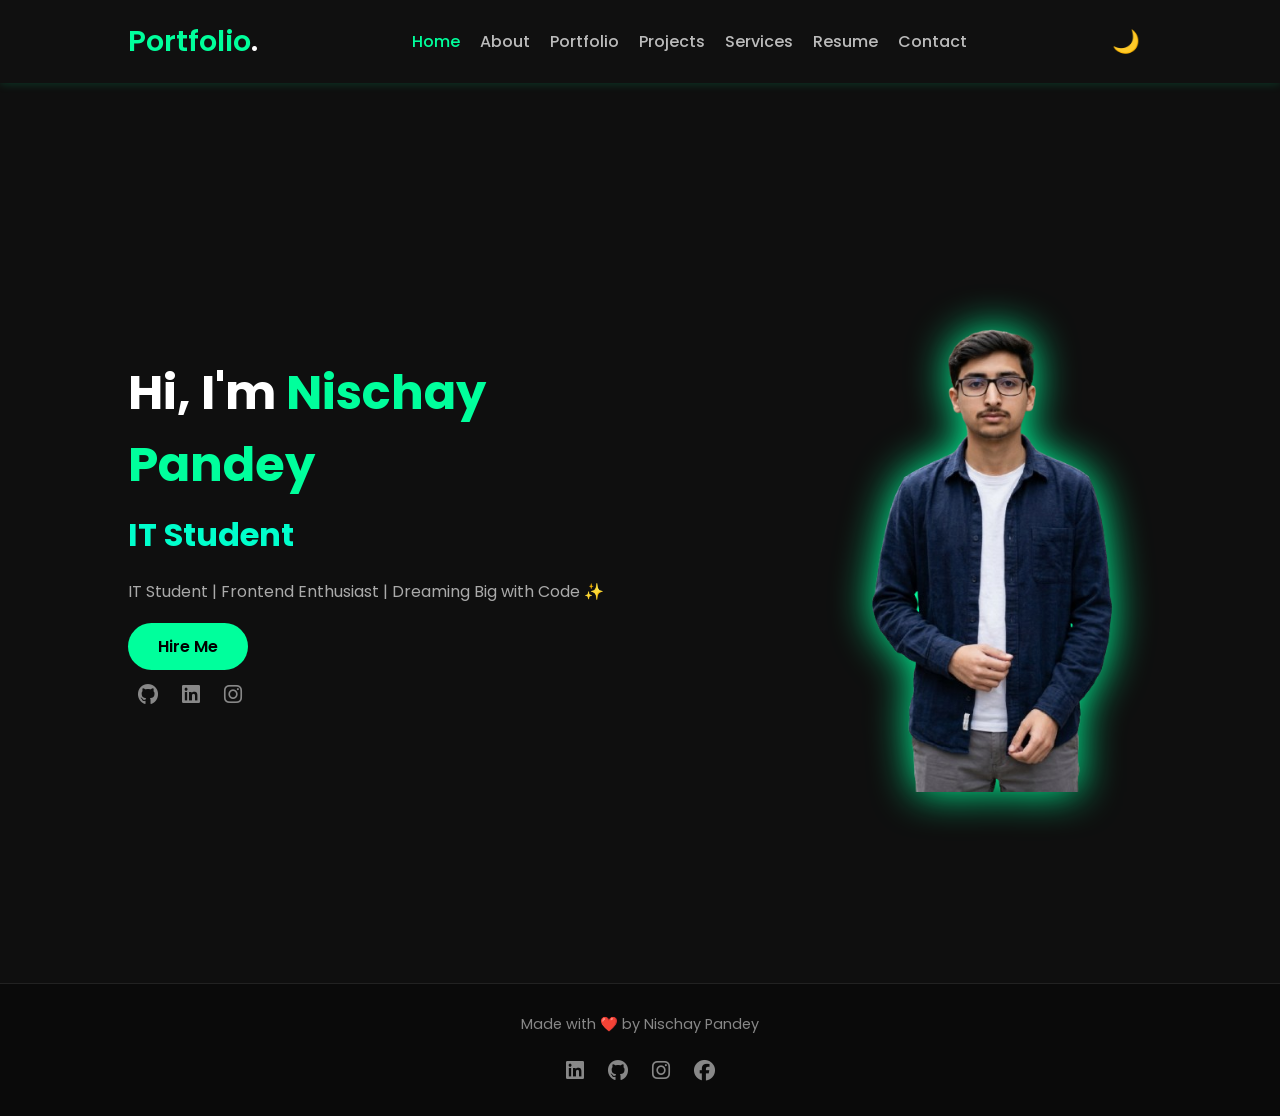
<file: index.html>
<!DOCTYPE html>
<html lang="en">
<head>
  <meta charset="UTF-8" />
  <meta name="viewport" content="width=device-width, initial-scale=1.0" />
  <title>Nischay | Portfolio</title>
  <link rel="stylesheet" href="style.css" />
  <link href="https://fonts.googleapis.com/css2?family=Poppins:wght@300;600&display=swap" rel="stylesheet" />
  <link rel="icon" href="images/profile.png" />
  <link rel="stylesheet" href="https://cdnjs.cloudflare.com/ajax/libs/font-awesome/6.5.0/css/all.min.css">

</head>
<body>

 <header class="navbar">
  <div class="logo">Portfolio<span>.</span></div>
  <div class="menu-toggle" id="menu-toggle">&#9776;</div> 
  <nav class="nav-links" id="nav-links">
    <a href="index.html" class="active">Home</a>
    <a href="about.html">About</a>
    <a href="portfolio.html">Portfolio</a>
    <a href="projects.html">Projects</a>
    <a href="services.html">Services</a>
    <a href="resume.html">Resume</a>
    <a href="contact.html">Contact</a>
  </nav>
 <button id="themeToggle" aria-label="Toggle Theme" class="theme-toggle-btn">🌙</button>
</header>

<section class="hero fade-up">
  <div class="hero-text">
    <h1>Hi, I'm <span>Nischay Pandey</span></h1>
    <h2><span class="typewriter"></span></h2>
    <p>IT Student | Frontend Enthusiast | Dreaming Big with Code ✨</p>
      <a href="contact.html" class="btn">Hire Me</a>
      <div class="social-icons">
        <a href="https://github.com/nischay1100" target="_blank"><i class="fab fa-github"></i></a>
        <a href="https://www.linkedin.com/in/nischay-pandey-126670368" target="_blank"><i class="fab fa-linkedin"></i></a>
        <a href="https://www.instagram.com/nischay1113" target="_blank"><i class="fab fa-instagram"></i></a>
      </div>
    </div>
    <div class="hero-img">
      <img src="images/profile.png" alt="Nischay Profile" />
    </div>
  </section>


  <footer class="footer">
  <div class="footer-content">
    <p>Made with ❤️ by Nischay Pandey</p>
    <div class="social-icons">
      <a href="https://www.linkedin.com/in/nischay-pandey-126670368" target="_blank" title="LinkedIn"><i class="fab fa-linkedin"></i></a>
      <a href="https://github.com/nischay1100" target="_blank" rel="noopener noreferrer" title="GitHub"><i class="fab fa-github"></i></a>
      <a href="https://www.instagram.com/nischay1113" target="_blank" title="Instagram"><i class="fab fa-instagram"></i></a>
      <a href="https://facebook.com/YOURUSERNAME" target="_blank" title="Facebook"><i class="fab fa-facebook"></i></a>
    </div>
  </div>
</footer>
<script>
// ========== Typewriter Effect ==========
const typedText = document.querySelector(".typewriter");
const phrases = [
  "IT Student",
  "Frontend Learner",
  "Creative Coder 💻",
  "Future Developer 🚀",
  "indian"
];
let phraseIndex = 0;
let letterIndex = 0;
let currentPhrase = "";
let isDeleting = false;

function type() {
  currentPhrase = phrases[phraseIndex];
  let displayText = currentPhrase.substring(0, letterIndex);
  typedText.textContent = displayText;

  if (!isDeleting && letterIndex < currentPhrase.length) {
    letterIndex++;
    setTimeout(type, 100);
  } else if (isDeleting && letterIndex > 0) {
    letterIndex--;
    setTimeout(type, 50);
  } else {
    isDeleting = !isDeleting;
    if (!isDeleting) phraseIndex = (phraseIndex + 1) % phrases.length;
    setTimeout(type, 1000);
  }
}

// ========== Menu Toggle ==========
const menuToggle = document.getElementById('menu-toggle');
const navLinks = document.getElementById('nav-links');

menuToggle.addEventListener('click', () => {
  navLinks.classList.toggle('active');
  document.body.classList.toggle('no-scroll');
});

// Fade In on Load 
document.addEventListener("DOMContentLoaded", () => {
  document.body.style.opacity = 1;
  type(); // Start typewriter
  document.querySelectorAll(".fade-up").forEach(el => {
    setTimeout(() => {
      el.classList.add("visible");
    }, 200);
  });
});

//Fade Out on Navigation 
document.querySelectorAll("a[href]").forEach(link => {
  const href = link.getAttribute("href");
  if (href.startsWith("#") || link.target === "_blank") return;

  link.addEventListener("click", function (e) {
    e.preventDefault();
    document.body.style.opacity = 0;
    setTimeout(() => {
      window.location.href = href;
    }, 300);
  });
});

// Reveal on Scroll 
function revealOnScroll() {
  const elements = document.querySelectorAll(".fade-up");
  const windowHeight = window.innerHeight;

  elements.forEach(el => {
    const elementTop = el.getBoundingClientRect().top;
    if (elementTop < windowHeight - 50) {
      el.classList.add("visible");
    }
  });
}
window.addEventListener("scroll", revealOnScroll);
window.addEventListener("load", revealOnScroll);


const toggleBtn = document.getElementById("themeToggle");

window.addEventListener("load", () => {
  const savedTheme = localStorage.getItem("theme");
  if (savedTheme === "light") {
    document.body.classList.add("light-theme");
    toggleBtn.textContent = "☀️"; 
  } else {
    toggleBtn.textContent = "🌙"; 
  }
});


toggleBtn.addEventListener("click", () => {
  document.body.classList.toggle("light-theme");
  if (document.body.classList.contains("light-theme")) {
    localStorage.setItem("theme", "light");
    toggleBtn.textContent = "☀️";  
  } else {
    localStorage.setItem("theme", "dark");
    toggleBtn.textContent = "🌙";  
  }
});
</script>

</body>
</html>
</file>
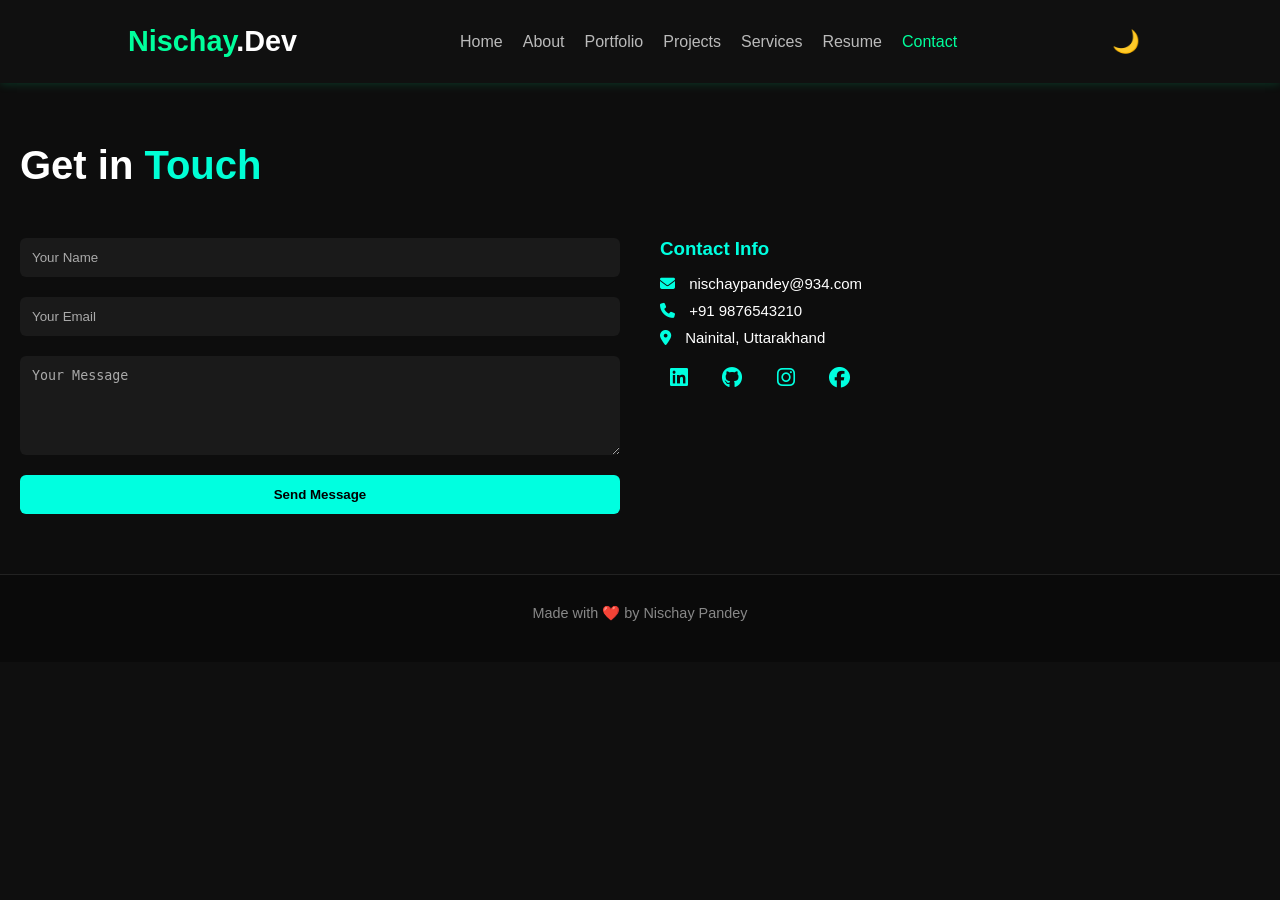
<file: contact.html>
<!DOCTYPE html>
<html lang="en">
<head>
  <meta charset="UTF-8" />
  <meta name="viewport" content="width=device-width, initial-scale=1.0"/>
  <title>Contact | Nischay Pandey</title>
  <link rel="stylesheet" href="style.css" />
  <link rel="stylesheet" href="https://cdnjs.cloudflare.com/ajax/libs/font-awesome/6.5.0/css/all.min.css" />
</head>
<body>

  <!-- Navbar -->
 
 <header class="navbar">
  <div class="logo">Nischay<span>.Dev</span></div>
  <div class="menu-toggle" id="menu-toggle">&#9776;</div> 
  <nav class="nav-links" id="nav-links">
    <a href="index.html">Home</a>
    <a href="about.html">About</a>
    <a href="portfolio.html">Portfolio</a>
    <a href="projects.html">Projects</a>
    <a href="services.html">Services</a>
    <a href="resume.html">Resume</a>
    <a href="contact.html" class="active">Contact</a>
  </nav>
<button id="themeToggle" aria-label="Toggle Theme" class="theme-toggle-btn">🌙</button>
</header>

  <!-- Contact Section -->
  <section class="contact-section reveal">
    <h2 class="section-title">Get in <span>Touch</span></h2>
    <div class="contact-container">
     <form class="contact-form" action="https://formspree.io/f/manqbqvn" method="POST" id="contactForm">
  <input type="text" name="name" placeholder="Your Name" required />
  <input type="email" name="email" placeholder="Your Email" required />
  <textarea name="message" rows="5" placeholder="Your Message" required></textarea>
  <button type="submit">Send Message</button>
  <p id="formMessage" style="display:none; color: green; margin-top: 10px;">Your response has been submitted!</p>
</form>
      <div class="contact-info">
        <h3>Contact Info</h3>
        <p><i class="fas fa-envelope"></i> nischaypandey@934.com</p>
        <p><i class="fas fa-phone"></i> +91 9876543210</p>
        <p><i class="fas fa-map-marker-alt"></i> Nainital, Uttarakhand</p>
        <div class="social-icons">
          <a href="https://www.linkedin.com/in/nischay-pandey-126670368"><i class="fab fa-linkedin"></i></a>
          <a href="https://github.com/nischay1100"><i class="fab fa-github"></i></a>
          <a href="https://www.instagram.com/nischay1113"><i class="fab fa-instagram"></i></a>
          <a href="#"><i class="fab fa-facebook"></i></a>
        </div>
      </div>
    </div>
  </section>

  <!-- Footer -->
  <footer class="footer">
    <div class="footer-content">
      <p>Made with ❤️ by Nischay Pandey</p>
    </div>
  </footer>

<script>
// Contact Form Submission 
const form = document.getElementById("contactForm");
const message = document.getElementById("formMessage");

form.addEventListener("submit", function (e) {
  e.preventDefault();
  const formData = new FormData(form);

  fetch(form.action, {
    method: "POST",
    body: formData,
    headers: {
      Accept: "application/json"
    }
  })
  .then(response => {
    if (response.ok) {
      message.style.display = "block";
      form.reset();
    } else {
      alert("Oops! Something went wrong.");
    }
  })
  .catch(() => {
    alert("There was a problem submitting your form.");
  });
});

// Reveal Animation on Load 
document.addEventListener("DOMContentLoaded", () => {
  const reveals = document.querySelectorAll(".reveal");
  reveals.forEach((el, i) => {
    el.style.opacity = 0;
    el.style.transform = "translateY(30px)";
    setTimeout(() => {
      el.style.transition = "0.7s ease";
      el.style.opacity = 1;
      el.style.transform = "translateY(0)";
    }, i * 200);
  });

 
  document.body.style.opacity = 1;
});


document.querySelectorAll("a[href]").forEach(link => {
  const href = link.getAttribute("href");
  if (href.startsWith("#") || link.target === "_blank") return;

  link.addEventListener("click", function (e) {
    e.preventDefault();
    document.body.style.opacity = 0;

    setTimeout(() => {
      window.location.href = href;
    }, 300);
  });
});

//Mobile Menu Toggle 
const menuToggle = document.getElementById("menu-toggle");
const navLinks = document.getElementById("nav-links");

menuToggle.addEventListener("click", () => {
  navLinks.classList.toggle("active");
  document.body.classList.toggle("no-scroll");
});


const toggleBtn = document.getElementById("themeToggle");

// Load saved theme
window.addEventListener("load", () => {
  const savedTheme = localStorage.getItem("theme");
  if (savedTheme === "light") {
    document.body.classList.add("light-theme");
    toggleBtn.textContent = "☀️"; 
  } else {
    toggleBtn.textContent = "🌙"; 
  }
});

// Toggle theme
toggleBtn.addEventListener("click", () => {
  document.body.classList.toggle("light-theme");

  if (document.body.classList.contains("light-theme")) {
    localStorage.setItem("theme", "light");
    toggleBtn.textContent = "☀️"; 
  } else {
    localStorage.setItem("theme", "dark");
    toggleBtn.textContent = "🌙";  
  }
});
</script>


</body>
</html>
</file>
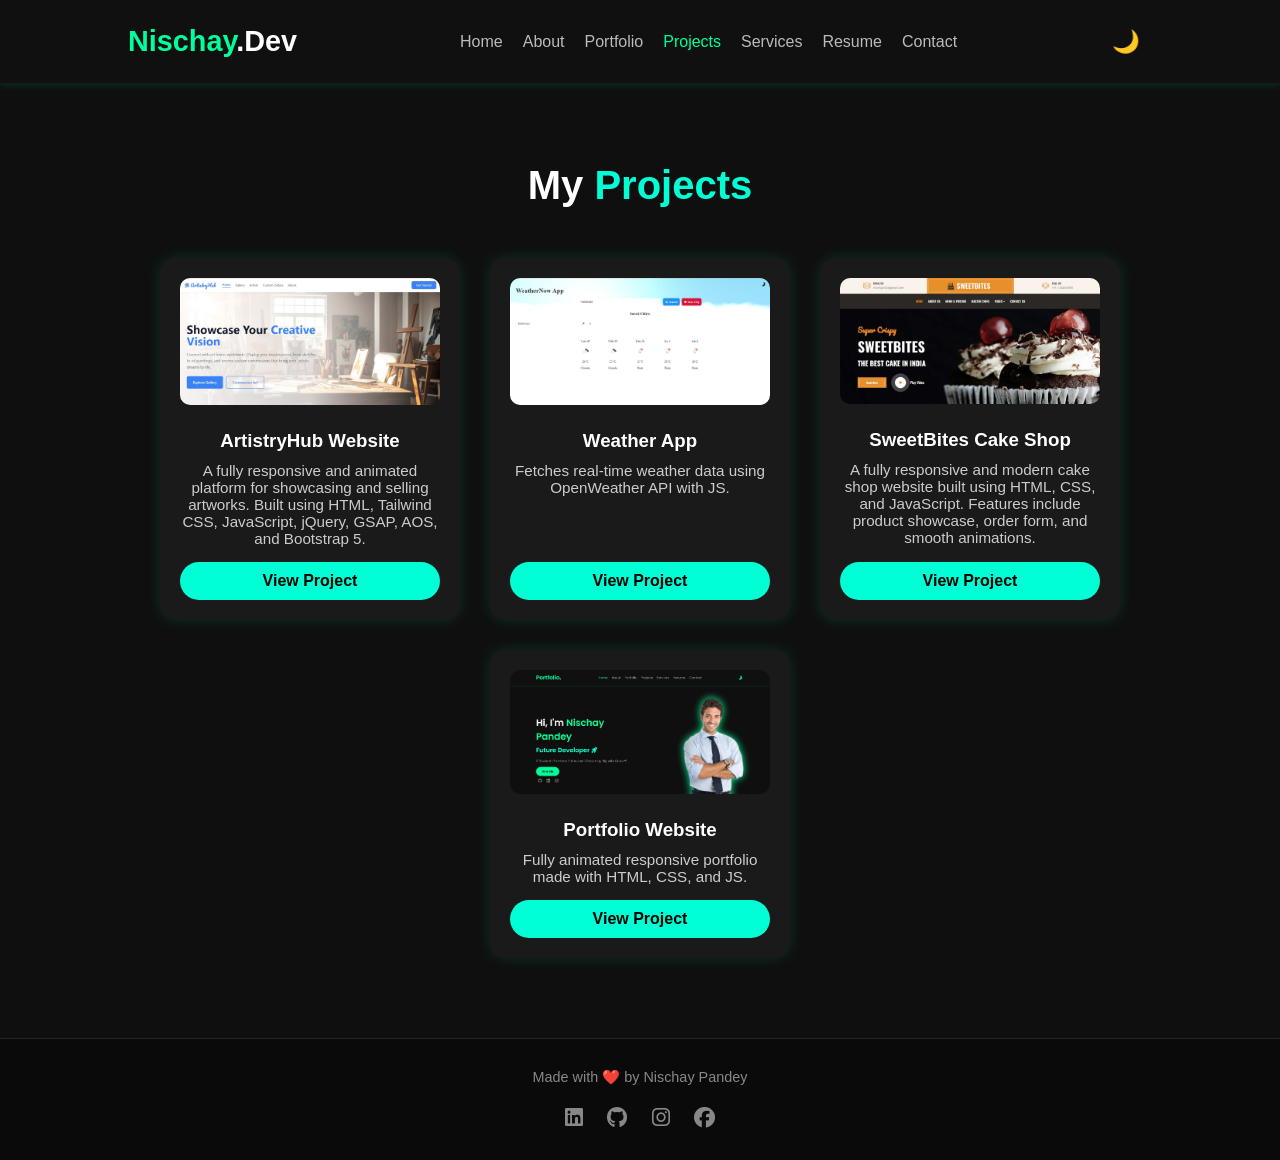
<file: projects.html>
<!DOCTYPE html>
<html lang="en">
<head>
  <meta charset="UTF-8" />
  <meta name="viewport" content="width=device-width, initial-scale=1.0"/>
  <title>Projects | Nischay Pandey</title>
  <link rel="stylesheet" href="style.css" />
  <link rel="stylesheet" href="https://cdnjs.cloudflare.com/ajax/libs/font-awesome/6.5.0/css/all.min.css">
</head>
<body>

  <!--Navbar -->
 
 <header class="navbar">
  <div class="logo">Nischay<span>.Dev</span></div>
  <div class="menu-toggle" id="menu-toggle">&#9776;</div> 
  <nav class="nav-links" id="nav-links">
    <a href="index.html">Home</a>
    <a href="about.html">About</a>
    <a href="portfolio.html">Portfolio</a>
    <a href="projects.html" class="active">Projects</a>
    <a href="services.html">Services</a>
    <a href="resume.html">Resume</a>
    <a href="contact.html">Contact</a>
  </nav>
<button id="themeToggle" aria-label="Toggle Theme" class="theme-toggle-btn">🌙</button>
</header>

  <!--Projects Section -->
<section class="projects fade-up">
  <h2 class="section-title">My <span>Projects</span></h2>
  <div class="projects-container">
    <!-- Project Cards -->
    <div class="project-card">
  <img src="images/artistryhub-preview.jpg" alt="ArtistryHub Website">
  <h3>ArtistryHub Website</h3>
  <p>A fully responsive and animated platform for showcasing and selling artworks. Built using HTML, Tailwind CSS, JavaScript, jQuery, GSAP, AOS, and Bootstrap 5.</p>
  <a href="https://nischay1100.github.io/ArtistryHub/" target="_blank" class="btn">View Project</a>
</div>


    <div class="project-card">
      <img src="images/weather.JPG" alt="Weather API Website">
      <h3>Weather App</h3>
      <p>Fetches real-time weather data using OpenWeather API with JS.</p>
      <a href="https://nischay1100.github.io/weather-app-javascript/" target="_blank" class="btn">View Project</a>
    </div>

    <div class="project-card">
      <img src="images/sweetbites.JPG" alt="SweetBites Cake Shop Website">
      <h3>SweetBites Cake Shop</h3>
      <p>A fully responsive and modern cake shop website built using HTML, CSS, and JavaScript. Features include product showcase, order form, and smooth animations.</p>
      <a href="#" target="_blank" class="btn">View Project</a>
    </div>


    <div class="project-card">
      <img src="images/portfolio.JPG" alt="Portfolio">
      <h3>Portfolio Website</h3>
      <p>Fully animated responsive portfolio made with HTML, CSS, and JS.</p>
      <a href="index.html" target="_blank" class="btn">View Project</a>
    </div>

    <!-- Add more cards below in future-->
  </div>
</section>


  <!--Footer -->
  <footer class="footer">
  <div class="footer-content">
    <p>Made with ❤️ by Nischay Pandey</p>
    <div class="social-icons">
      <a href="https://www.linkedin.com/in/nischay-pandey-126670368" target="_blank" title="LinkedIn"><i class="fab fa-linkedin"></i></a>
      <a href="https://github.com/nischay1100" target="_blank" rel="noopener noreferrer" title="GitHub"><i class="fab fa-github"></i></a>
      <a href="https://www.instagram.com/nischay1113" target="_blank" title="Instagram"><i class="fab fa-instagram"></i></a>
      <a href="https://facebook.com/YOURUSERNAME" target="_blank" title="Facebook"><i class="fab fa-facebook"></i></a>
    </div>
  </div>
</footer>
<script>
document.addEventListener("DOMContentLoaded", () => {
  document.body.style.opacity = 1;

  document.querySelectorAll(".fade-up").forEach(el => {
    setTimeout(() => {
      el.classList.add("visible");
    }, 200);
  });

  const menuToggle = document.getElementById('menu-toggle');
  const navLinks = document.getElementById('nav-links');
  menuToggle.addEventListener('click', () => {
    navLinks.classList.toggle('active');
    document.body.classList.toggle('no-scroll');
  });

  document.querySelectorAll("a[href]").forEach(link => {
    const href = link.getAttribute("href");
    if (href.startsWith("#") || link.target === "_blank") return;

    link.addEventListener("click", function (e) {
      e.preventDefault();
      document.body.style.opacity = 0;
      setTimeout(() => {
        window.location.href = href;
      }, 300);
    });
  });

  const toggleBtn = document.getElementById("themeToggle");
  const savedTheme = localStorage.getItem("theme");
  if (savedTheme === "light") {
    document.body.classList.add("light-theme");
    toggleBtn.textContent = "☀️";
  } else {
    toggleBtn.textContent = "🌙";
  }

  toggleBtn.addEventListener("click", () => {
    document.body.classList.toggle("light-theme");
    if (document.body.classList.contains("light-theme")) {
      localStorage.setItem("theme", "light");
      toggleBtn.textContent = "☀️";
    } else {
      localStorage.setItem("theme", "dark");
      toggleBtn.textContent = "🌙";
    }
  });
});

function revealOnScroll() {
  const elements = document.querySelectorAll(".fade-up");
  const windowHeight = window.innerHeight;

  elements.forEach(el => {
    const elementTop = el.getBoundingClientRect().top;
    if (elementTop < windowHeight - 50) {
      el.classList.add("visible");
    }
  });
}

window.addEventListener("scroll", revealOnScroll);
window.addEventListener("load", revealOnScroll);
</script>

</body>
</html>
</file>
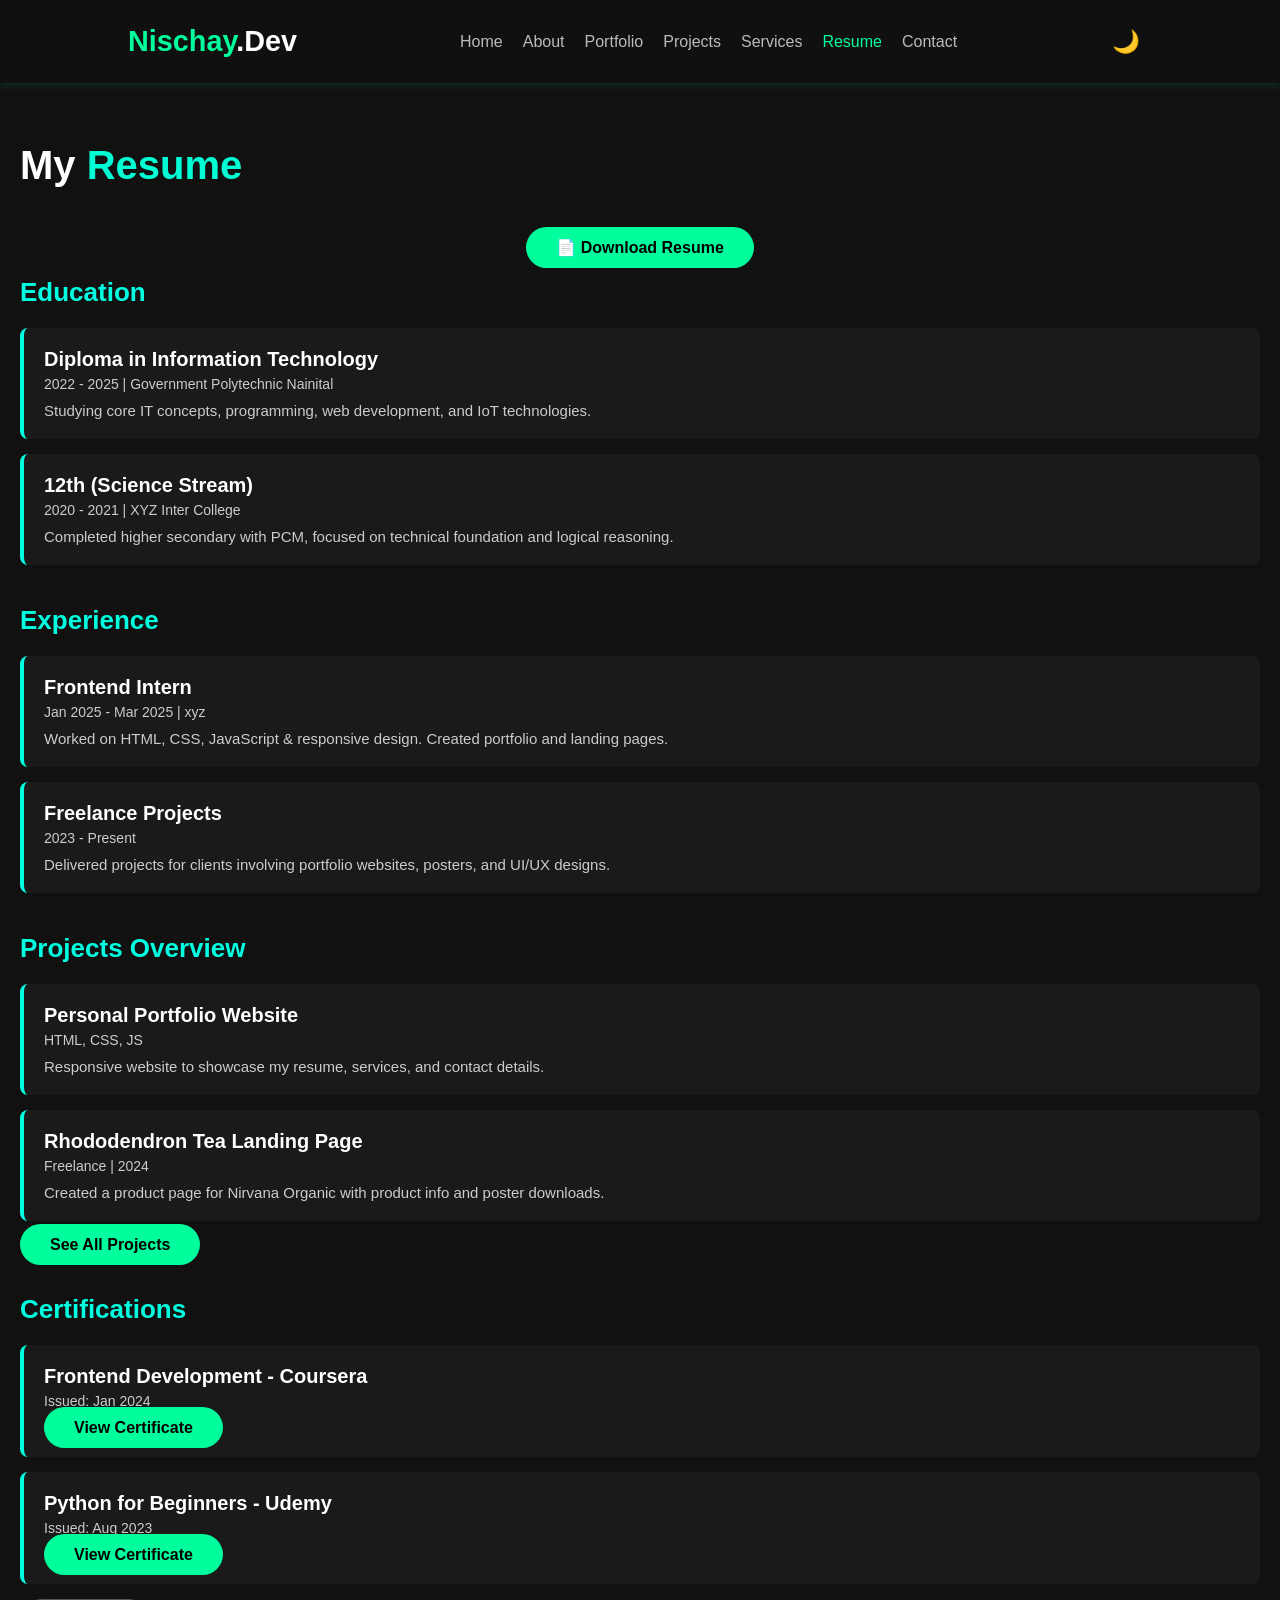
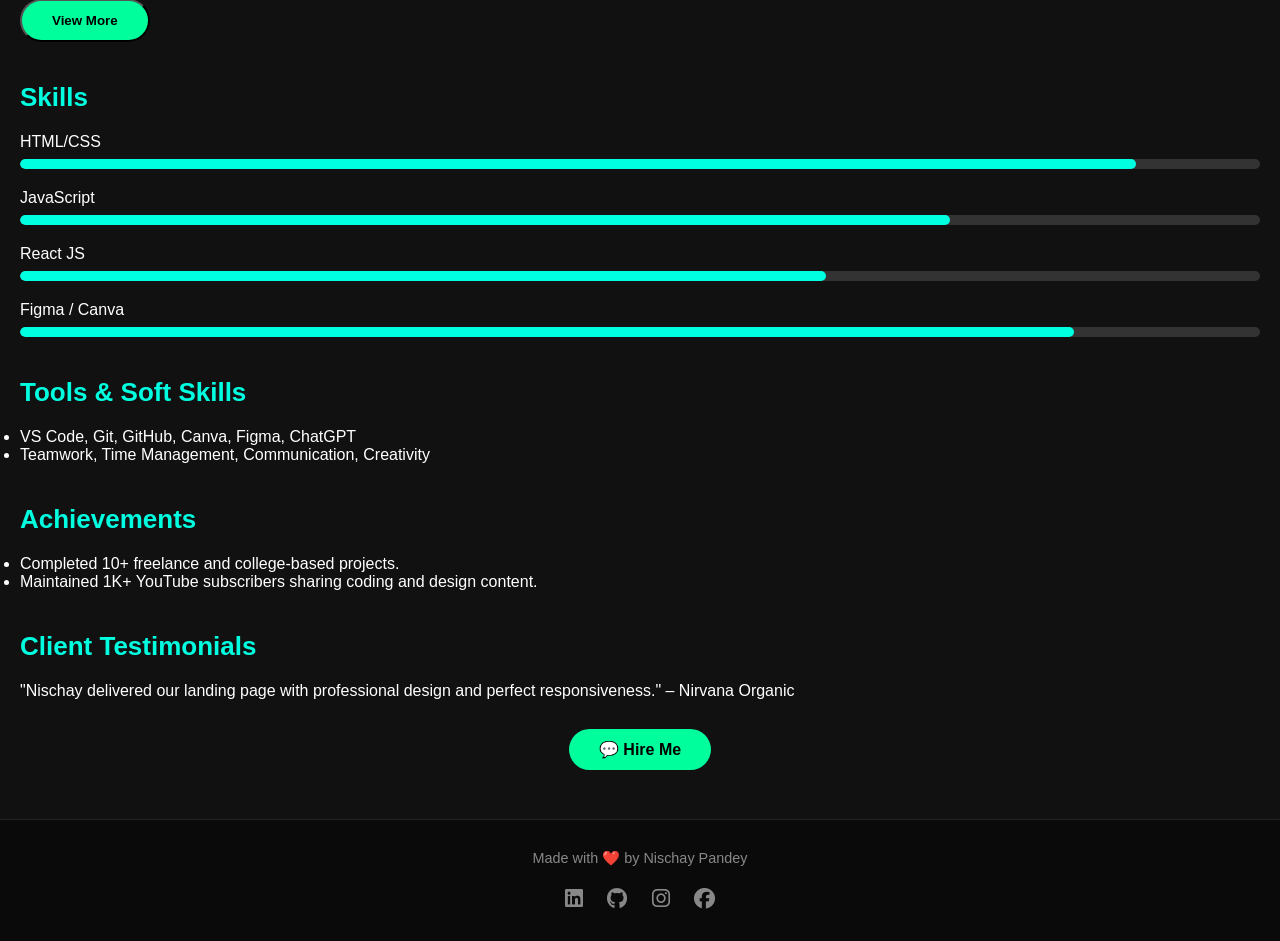
<file: resume.html>
<!DOCTYPE html>
<html lang="en">
<head>
  <meta charset="UTF-8" />
  <meta name="viewport" content="width=device-width, initial-scale=1.0"/>
  <title>Resume | Nischay Pandey</title>
  <link rel="stylesheet" href="style.css" />
  <link rel="stylesheet" href="https://cdnjs.cloudflare.com/ajax/libs/font-awesome/6.5.0/css/all.min.css" />
  <style>
    .certificate-popup {
      display: none;
      position: absolute;
      background: #fff;
      padding: 20px;
      border: 2px solid #ccc;
      box-shadow: 0 0 10px rgba(0,0,0,0.2);
      z-index: 1000;
      max-width: 90%;
      max-height: 80vh;
      overflow-y: auto;
    }
    .certificate-popup .close-btn {
      display: block;
      text-align: right;
      cursor: pointer;
      font-size: 20px;
      margin-bottom: 10px;
    }
    #hideCertsBtn {
      display: none;
      margin-top: 10px;
    }
  </style>
</head>
<body>
 
 <header class="navbar">
  <div class="logo">Nischay<span>.Dev</span></div>
  <div class="menu-toggle" id="menu-toggle">&#9776;</div> 
  <nav class="nav-links" id="nav-links">
    <a href="index.html">Home</a>
    <a href="about.html">About</a>
    <a href="portfolio.html">Portfolio</a>
    <a href="projects.html">Projects</a>
    <a href="services.html">Services</a>
    <a href="resume.html" class="active">Resume</a>
    <a href="contact.html">Contact</a>
  </nav>
<button id="themeToggle" aria-label="Toggle Theme" class="theme-toggle-btn">🌙</button>

</header>

  <section class="resume reveal">
    <h2 class="section-title">My <span>Resume</span></h2>
    <div class="download-resume" style="text-align:center; margin-bottom: 20px;">
      <a href="assets/Nischay_Pandey_Resume.pdf" class="btn" download>📄 Download Resume</a>
    </div>
    <div class="resume-box">
       <!-- Education -->
    <div class="resume-box">
      <h3>Education</h3>
      <div class="resume-item">
        <h4>Diploma in Information Technology</h4>
        <span>2022 - 2025 | Government Polytechnic Nainital</span>
        <p>Studying core IT concepts, programming, web development, and IoT technologies.</p>
      </div>
      <div class="resume-item">
        <h4>12th (Science Stream)</h4>
        <span>2020 - 2021 | XYZ Inter College</span>
        <p>Completed higher secondary with PCM, focused on technical foundation and logical reasoning.</p>
      </div>
    </div>

    <!-- Experience -->
    <div class="resume-box">
      <h3>Experience</h3>
      <div class="resume-item">
        <h4>Frontend Intern</h4>
        <span>Jan 2025 - Mar 2025 | xyz</span>
        <p>Worked on HTML, CSS, JavaScript & responsive design. Created portfolio and landing pages.</p>
      </div>
      <div class="resume-item">
        <h4>Freelance Projects</h4>
        <span>2023 - Present</span>
        <p>Delivered projects for clients involving portfolio websites, posters, and UI/UX designs.</p>
      </div>
    </div>

    <!-- Projects Overview -->
    <div class="resume-box">
      <h3>Projects Overview</h3>
      <div class="resume-item">
        <h4>Personal Portfolio Website</h4>
        <span>HTML, CSS, JS</span>
        <p>Responsive website to showcase my resume, services, and contact details.</p>
      </div>
      <div class="resume-item">
        <h4>Rhododendron Tea Landing Page</h4>
        <span>Freelance | 2024</span>
        <p>Created a product page for Nirvana Organic with product info and poster downloads.</p>
      </div>
      <a href="projects.html" class="btn">See All Projects</a>
    </div>

    <!-- Certifications -->
      <h3>Certifications</h3>
      <div id="certifications">
        <div class="resume-item">
          <h4>Frontend Development - Coursera</h4>
          <span>Issued: Jan 2024</span>
          <a href="#" class="btn show-cert" data-title="Frontend Development - Coursera" data-link="certificates/frontend-coursera.pdf">View Certificate</a>
        </div>
        <div class="resume-item">
          <h4>Python for Beginners - Udemy</h4>
          <span>Issued: Aug 2023</span>
          <a href="#" class="btn show-cert" data-title="Python for Beginners - Udemy" data-link="certificates/python-udemy.pdf">View Certificate</a>
        </div>
      </div>
      <button id="viewMoreBtn" class="btn">View More</button>
      <button id="hideCertsBtn" class="btn">Hide Certificates</button>
    </div>

    <div id="certificatePopup" class="certificate-popup">
      <span class="close-btn" onclick="this.parentElement.style.display='none'">&times;</span>
      <h4 id="certTitle"></h4>
      <iframe id="certFrame" src="" width="100%" height="400px"></iframe>
      <a id="certDownload" class="btn" href="#" download>Download Certificate</a>
    </div>

     <!-- Skills -->
    <div class="resume-box">
      <h3>Skills</h3>
      <div class="skill-bar"><span>HTML/CSS</span><div class="progress"><div style="width: 90%;"></div></div></div>
      <div class="skill-bar"><span>JavaScript</span><div class="progress"><div style="width: 75%;"></div></div></div>
      <div class="skill-bar"><span>React JS</span><div class="progress"><div style="width: 65%;"></div></div></div>
      <div class="skill-bar"><span>Figma / Canva</span><div class="progress"><div style="width: 85%;"></div></div></div>
    </div>

    <!-- Tools & Soft Skills -->
    <div class="resume-box">
      <h3>Tools & Soft Skills</h3>
      <ul>
        <li>VS Code, Git, GitHub, Canva, Figma, ChatGPT</li>
        <li>Teamwork, Time Management, Communication, Creativity</li>
      </ul>
    </div>

    <!-- Achievements -->
    <div class="resume-box">
      <h3>Achievements</h3>
      <ul>
        <li>Completed 10+ freelance and college-based projects.</li>
        <li>Maintained 1K+ YouTube subscribers sharing coding and design content.</li>
      </ul>
    </div>

    <!-- Testimonials -->
    <div class="resume-box">
      <h3>Client Testimonials</h3>
      <p>"Nischay delivered our landing page with professional design and perfect responsiveness." – Nirvana Organic</p>
    </div>

    <!-- CTA -->
    <div class="download-resume" style="text-align:center; margin-top: 20px;">
      <a href="contact.html" class="btn">💬 Hire Me</a>
    </div>
  </section>

  <!-- Footer -->
  <footer class="footer">
  <div class="footer-content">
    <p>Made with ❤️ by Nischay Pandey</p>
    <div class="social-icons">
      <a href="https://www.linkedin.com/in/nischay-pandey-126670368" target="_blank" title="LinkedIn"><i class="fab fa-linkedin"></i></a>
      <a href="https://github.com/nischay1100" target="_blank" rel="noopener noreferrer" title="GitHub"><i class="fab fa-github"></i></a>
      <a href="https://www.instagram.com/nischay1113" target="_blank" title="Instagram"><i class="fab fa-instagram"></i></a>
      <a href="https://facebook.com/YOURUSERNAME" target="_blank" title="Facebook"><i class="fab fa-facebook"></i></a>
    </div>
  </div>
</footer>

<script>
  document.addEventListener("DOMContentLoaded", () => {
    // for Fade Page In
    document.body.style.opacity = 1;

    // Animate .reveal elements
    document.querySelectorAll(".reveal").forEach((el, i) => {
      el.style.opacity = 0;
      el.style.transform = "translateY(30px)";
      setTimeout(() => {
        el.style.transition = "0.7s ease";
        el.style.opacity = 1;
        el.style.transform = "translateY(0)";
      }, i * 200);
    });

    // Certificate popup
    const certContainer = document.getElementById("certifications");
    const popup = document.getElementById("certificatePopup");
    const certTitle = document.getElementById("certTitle");
    const certFrame = document.getElementById("certFrame");
    const certDownload = document.getElementById("certDownload");

    function bindCertEvents() {
      document.querySelectorAll(".show-cert").forEach(btn => {
        btn.onclick = e => {
          e.preventDefault();
          if (!popup || !certTitle || !certFrame || !certDownload) return;
          certTitle.textContent = btn.dataset.title;
          certFrame.src = btn.dataset.link;
          certDownload.href = btn.dataset.link;
          btn.closest(".resume-item").appendChild(popup);
          popup.style.display = "block";
        };
      });
    }
    bindCertEvents();

    // for Load More Certificates
    const viewBtn = document.getElementById("viewMoreBtn");
    const hideBtn = document.getElementById("hideCertsBtn");
    const moreCerts = [
      { title: "Web Design Fundamentals - FreeCodeCamp", date: "Issued: Nov 2023", link: "certificates/webdesign-freecodecamp.pdf" },
      { title: "Introduction to AI - Great Learning", date: "Issued: Oct 2023", link: "certificates/ai-greatlearning.pdf" },
      { title: "JavaScript Essentials - Infosys Springboard", date: "Issued: Jul 2023", link: "certificates/js-infosys.pdf" },
      { title: "Cloud Basics - AWS", date: "Issued: Jun 2023", link: "certificates/cloud-aws.pdf" }
    ];
    let shownCount = 0;

    if (viewBtn && certContainer) {
      viewBtn.onclick = () => {
        const toShow = moreCerts.slice(shownCount, shownCount + 2);
        toShow.forEach(cert => {
          const div = document.createElement("div");
          div.className = "resume-item";
          div.innerHTML = `
            <h4>${cert.title}</h4>
            <span>${cert.date}</span>
            <a href="#" class="btn show-cert" data-title="${cert.title}" data-link="${cert.link}">View Certificate</a>
          `;
          certContainer.appendChild(div);
        });
        shownCount += 2;
        if (shownCount >= moreCerts.length) {
          viewBtn.textContent = "No more certificates";
          viewBtn.disabled = true;
        }
        if (hideBtn) hideBtn.style.display = "inline-block";
        bindCertEvents();
      };
    }

    if (hideBtn && certContainer) {
      hideBtn.onclick = () => {
        const items = certContainer.querySelectorAll(".resume-item");
        for (let i = items.length - 1; i >= 2; i--) {
          certContainer.removeChild(items[i]);
          shownCount--;
          if (shownCount <= 2) break;
        }

        if (viewBtn && shownCount < moreCerts.length) {
          viewBtn.textContent = "View More";
          viewBtn.disabled = false;
        }

        if (shownCount <= 2 && hideBtn) {
          hideBtn.style.display = "none";
        }
      };
    }

    // Fade Out on Navigation
    document.querySelectorAll("a[href]").forEach(link => {
      const href = link.getAttribute("href");
      if (href.startsWith("#") || link.target === "_blank") return;
      link.addEventListener("click", function (e) {
        e.preventDefault();
        document.body.style.opacity = 0;
        setTimeout(() => {
          window.location.href = href;
        }, 300);
      });
    });

    // Mobile Menu Toggle
    const menuToggle = document.getElementById("menu-toggle");
    const navLinks = document.getElementById("nav-links");
    if (menuToggle && navLinks) {
      menuToggle.addEventListener("click", () => {
        navLinks.classList.toggle("active");
        document.body.classList.toggle("no-scroll");
      });
    }

    // Load and Toggle Theme
    const toggleBtn = document.getElementById("themeToggle");
    const savedTheme = localStorage.getItem("theme");
    if (savedTheme === "light") {
      document.body.classList.add("light-theme");
      if (toggleBtn) toggleBtn.textContent = "☀️";
    } else {
      if (toggleBtn) toggleBtn.textContent = "🌙";
    }
    if (toggleBtn) {
      toggleBtn.addEventListener("click", () => {
        document.body.classList.toggle("light-theme");
        if (document.body.classList.contains("light-theme")) {
          localStorage.setItem("theme", "light");
          toggleBtn.textContent = "☀️";
        } else {
          localStorage.setItem("theme", "dark");
          toggleBtn.textContent = "🌙";
        }
      });
    }
  });
</script>


</body>
</html>
</file>
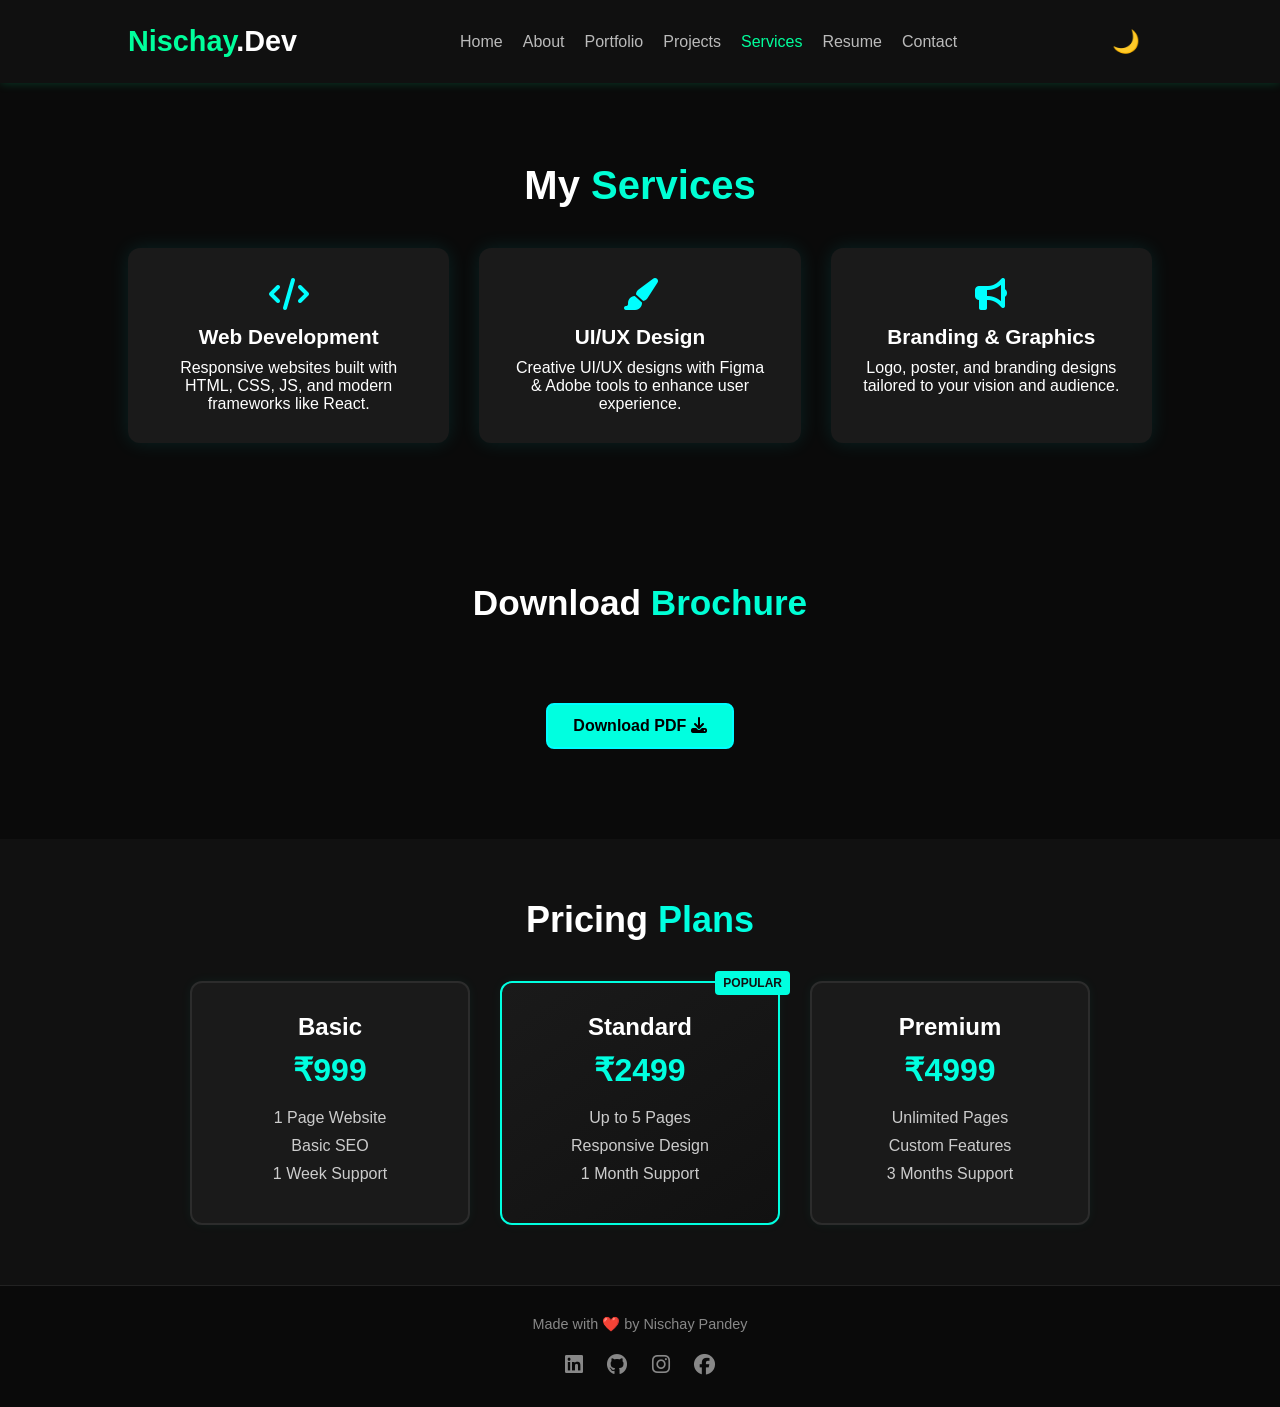
<file: services.html>
<!DOCTYPE html>
<html lang="en">
<head>
  <meta charset="UTF-8" />
  <meta name="viewport" content="width=device-width, initial-scale=1.0" />
  <title>Services | Nischay Pandey</title>
  <link rel="stylesheet" href="style.css" />
  <link rel="stylesheet" href="https://cdnjs.cloudflare.com/ajax/libs/font-awesome/6.5.0/css/all.min.css" />
</head>
<body>
  <!-- Header-->
 
 <header class="navbar">
  <div class="logo">Nischay<span>.Dev</span></div>
  <div class="menu-toggle" id="menu-toggle">&#9776;</div> 
  <nav class="nav-links" id="nav-links">
    <a href="index.html">Home</a>
    <a href="about.html">About</a>
    <a href="portfolio.html">Portfolio</a>
    <a href="projects.html">Projects</a>
    <a href="services.html" class="active">Services</a>
    <a href="resume.html">Resume</a>
    <a href="contact.html">Contact</a>
  </nav>
<button id="themeToggle" aria-label="Toggle Theme" class="theme-toggle-btn">🌙</button>

</header>

  <!-- Services Section -->
  <section class="services reveal fade-up">
    <h2 class="section-title">My <span>Services</span></h2>
    <div class="services-grid">
      <div class="service-card">
        <i class="fas fa-code"></i>
        <h3>Web Development</h3>
        <p>Responsive websites built with HTML, CSS, JS, and modern frameworks like React.</p>
      </div>
      <div class="service-card">
        <i class="fas fa-paint-brush"></i>
        <h3>UI/UX Design</h3>
        <p>Creative UI/UX designs with Figma & Adobe tools to enhance user experience.</p>
      </div>
      <div class="service-card">
        <i class="fas fa-bullhorn"></i>
        <h3>Branding & Graphics</h3>
        <p>Logo, poster, and branding designs tailored to your vision and audience.</p>
      </div>
    </div>
  </section>

  <!-- Download Brochure -->
  <section class="brochure reveal">
    <h2 class="section-title">Download <span>Brochure</span></h2>
    <a href="assets/Nischay_Brochure.pdf" download class="download-btn">Download PDF <i class="fas fa-download"></i></a>
  </section>

  <!-- Pricing Table -->
  <section class="pricing reveal">
    <h2 class="section-title">Pricing <span>Plans</span></h2>
    <div class="pricing-grid">
      <div class="pricing-card">
        <h3>Basic</h3>
        <p class="price">₹999</p>
        <ul>
          <li>1 Page Website</li>
          <li>Basic SEO</li>
          <li>1 Week Support</li>
        </ul>
      </div>
      <div class="pricing-card popular">
        <h3>Standard</h3>
        <p class="price">₹2499</p>
        <ul>
          <li>Up to 5 Pages</li>
          <li>Responsive Design</li>
          <li>1 Month Support</li>
        </ul>
      </div>
      <div class="pricing-card">
        <h3>Premium</h3>
        <p class="price">₹4999</p>
        <ul>
          <li>Unlimited Pages</li>
          <li>Custom Features</li>
          <li>3 Months Support</li>
        </ul>
      </div>
    </div>
  </section>

  <!-- Footer -->
 <footer class="footer">
  <div class="footer-content">
    <p>Made with ❤️ by Nischay Pandey</p>
    <div class="social-icons">
      <a href="https://www.linkedin.com/in/nischay-pandey-126670368" target="_blank" title="LinkedIn"><i class="fab fa-linkedin"></i></a>
      <a href="https://github.com/nischay1100" target="_blank" rel="noopener noreferrer" title="GitHub"><i class="fab fa-github"></i></a>
      <a href="https://www.instagram.com/nischay1113" target="_blank" title="Instagram"><i class="fab fa-instagram"></i></a>
      <a href="https://facebook.com/MYUSERNAME" target="_blank" title="Facebook"><i class="fab fa-facebook"></i></a>
    </div>
  </div>
</footer>

  <!-- its for JS Reveal Animation -->
<script>
  document.addEventListener("DOMContentLoaded", () => {
  document.body.style.opacity = 1;

  document.querySelectorAll(".fade-up").forEach((el, i) => {
    setTimeout(() => {
      el.classList.add("visible");
    }, i * 150);
  });

  function revealOnScroll() {
    const reveals = document.querySelectorAll(".reveal, .fade-up");
    const windowHeight = window.innerHeight;

    reveals.forEach(el => {
      const top = el.getBoundingClientRect().top;
      if (top < windowHeight - 100) {
        el.classList.add("active", "visible");
      }
    });
  }

  window.addEventListener("scroll", revealOnScroll);
  revealOnScroll();

  const menuToggle = document.getElementById("menu-toggle");
  const navLinks = document.getElementById("nav-links");

  menuToggle?.addEventListener("click", () => {
    navLinks?.classList.toggle("active");
    document.body.classList.toggle("no-scroll");
  });

  document.querySelectorAll("a[href]").forEach(link => {
    const href = link.getAttribute("href");
    if (href.startsWith("#") || link.target === "_blank") return;

    link.addEventListener("click", e => {
      e.preventDefault();
      document.body.style.opacity = 0;
      setTimeout(() => {
        window.location.href = href;
      }, 300);
    });
  });

  const toggleBtn = document.getElementById("themeToggle");
  const savedTheme = localStorage.getItem("theme");
  
  if (savedTheme === "light") {
    document.body.classList.add("light-theme");
    toggleBtn.textContent = "☀️";
  } else {
    toggleBtn.textContent = "🌙";
  }

  toggleBtn?.addEventListener("click", () => {
    document.body.classList.toggle("light-theme");
    if (document.body.classList.contains("light-theme")) {
      localStorage.setItem("theme", "light");
      toggleBtn.textContent = "☀️";
    } else {
      localStorage.setItem("theme", "dark");
      toggleBtn.textContent = "🌙";
    }
  });
});

</script>

</body>
</html>
</file>
<file: style.css>
/* Global Styles*/
* {
  margin: 0;
  padding: 0;
  box-sizing: border-box;
}

body {
  font-family: 'Poppins', sans-serif;
  background: #0f0f0f;
  color: #ffffff;
  overflow-x: hidden;
  transition: opacity 0.3s ease-in-out;

}

a {
  text-decoration: none;
  color: inherit;
}


/* Animate on load */
.fade-up {
  opacity: 0;
  transform: translateY(30px);
  transition: opacity 0.6s ease-out, transform 0.6s ease-out;
}

.fade-up.visible {
  opacity: 1;
  transform: translateY(0);
}

/*  Navbar */

/*for nav-links */
.nav-links {
  display: flex;
  align-items: center;
}

/* Hamburger menu - hide on desktop */
.menu-toggle {
  display: none;
  font-size: 28px;
  color: #00ff9c;
  cursor: pointer;
}

/* Responsive styles */
@media screen and (max-width: 768px) {
  .nav-links {
    position: absolute;
    top: 70px;
    left: 0;
    right: 0;
    background-color: #101010;
    flex-direction: column;
    align-items: center;
    gap: 15px;
    padding: 20px 0;
    display: none; 
  }

  .nav-links.active {
    display: flex; 
  }

.nav-links a {
  margin: 10px 0;
}

  .menu-toggle {
    display: block;
  }
}

.navbar {
  display: flex;
  justify-content: space-between;
  align-items: center;
  padding: 20px 10%;
  background: #101010;
  box-shadow: 0 0 10px #00ff9c33;
  position: sticky;
  top: 0;
  z-index: 100;
}

.logo {
  font-size: 1.8rem;
  font-weight: 600;
  color: #00ff9c;
}

.logo span {
  color: #fff;
}
.no-scroll {
  overflow: hidden;
}

.nav-links a {
  margin-left: 20px;
  font-weight: 500;
  color: #bbb;
  transition: color 0.3s ease;
}

.nav-links a:hover,
.nav-links a.active {
  color: #00ff9c;
}

/*  Hero Section*/
.hero {
  display: flex;
  align-items: center;
  justify-content: space-between;
  padding: 60px 10%;
  min-height: 100vh;
}

.hero-text {
  max-width: 50%;
}

.hero-text h1 {
  font-size: 3rem;
  color: #fff;
  margin-bottom: 10px;
}

.hero-text h1 span {
  color: #00ff9c;
}

.hero-text h2 {
  font-size: 2rem;
  color: #00ffcc;
  margin: 10px 0 20px;
}

.hero-text p {
  color: #aaa;
  margin-bottom: 30px;
}

.btn {
  padding: 12px 30px;
  border-radius: 30px;
  background: #00ff9c;
  color: #000;
  font-weight: 600;
  transition: background 0.3s ease;
}

.btn:hover {
  background: #00cc7a;
}

/* Social Icons */
.social-icons {
  margin-top: 20px;
}

.social-icons a {
  margin: 0 10px;
  font-size: 1.3rem;
  color: #888;
  transition: color 0.3s, transform 0.3s;
}

.social-icons a:hover {
  color: #00ffcc;
  transform: scale(1.2);
}


/*Hero Image */
.hero-img img {
  width: 320px;
  height: auto;
  object-fit: contain;
  filter: drop-shadow(0 0 20px #00ff9c);
  animation: glow 4s ease-in-out infinite alternate;
  transition: transform 0.3s ease;
}
.hero-img img:hover {
  transform: scale(1.05);
}



/* Responsive */
@media (max-width: 768px) {
  .hero {
    flex-direction: column;
    text-align: center;
  }

  .hero-text,
  .hero-img {
    max-width: 100%;
  }

  .nav-links {
    display: none;
  }
}

.footer {
  background: #0a0a0a;
  padding: 30px 0;
  text-align: center;
  color: #888;
  border-top: 1px solid #222;
}

.footer p {
  font-size: 0.9rem;
  margin-bottom: 10px;
}

.social-icons a {
  margin: 0 10px;
  font-size: 1.3rem;
  color: #888;
  transition: color 0.3s, transform 0.3s;
}

.social-icons a:hover {
  color: #00ffcc;
  transform: scale(1.2);
}



/* About Section */
.about {
  padding: 80px 10%;
  display: flex;
  align-items: center;
  justify-content: center;
  min-height: 100vh;
  background: #0f0f0f;
}

.about-content {
  display: flex;
  flex-wrap: wrap;
  gap: 50px;
  align-items: center;
  justify-content: space-between;
}

.about-text {
  flex: 1;
  min-width: 300px;
}

.about-text h2 {
  font-size: 2.5rem;
  color: #fff;
  margin-bottom: 20px;
}

.about-text h2 span {
  color: #00ff9c;
}

.about-text p {
  font-size: 1rem;
  line-height: 1.8;
  color: #bbb;
  margin-bottom: 30px;
}

.about-img {
  flex: 1;
  min-width: 280px;
  text-align: center;
}

.about-img img {
  width: 300px;
  border-radius: 20px;
  box-shadow: 0 0 30px #00ff9c88;
  transition: transform 0.5s ease;
}

.about-img img:hover {
  transform: scale(1.05);
}

/* for making Responsive About Section */
@media (max-width: 768px) {
  .about-content {
    flex-direction: column;
    text-align: center;
  }

  .about-text h2 {
    font-size: 2rem;
  }

  .about-img img {
    width: 220px;
  }
}

/* Projects Section */
.projects {
  padding: 80px 10%;
  background: #0f0f0f;
  text-align: center;
}

.section-title {
  font-size: 2.5rem;
  color: #fff;
  margin-bottom: 50px;
}

.section-title span {
  color: #00ffd5;
}

.projects-container {
  display: flex;
  flex-wrap: wrap;
  gap: 30px;
  justify-content: center;
  align-items: stretch; 
}

.project-card {
  background: #1a1a1a;
  padding: 20px;
  border-radius: 15px;
  box-shadow: 0 0 15px #00ffd522;
  width: 300px;
  transition: transform 0.3s, box-shadow 0.3s;
  display: flex;
  flex-direction: column;
  justify-content: space-between;
  opacity: 1;
  transform: translateY(0); 
}

.project-card:hover {
  transform: scale(1.05);
  box-shadow: 0 0 25px #00ffcc88;
}

.project-card img {
  width: 100%;
  height: auto;
  border-radius: 10px;
  margin-bottom: 15px;
}

.project-card h3 {
  color: #fff;
  margin: 10px 0;
}

.project-card p {
  color: #ccc;
  font-size: 0.95rem;
  margin-bottom: 15px;
  flex-grow: 1;
}

.project-card .btn {
  background: #00ffd5;
  color: #000;
  padding: 10px 20px;
  border-radius: 25px;
  text-decoration: none;
  font-weight: 600;
  transition: background 0.3s;
}

.project-card .btn:hover {
  background: #00bfa6;
  color: #fff;
}

/* Responsive Fix */
@media (max-width: 768px) {
  .projects-container {
    flex-direction: column;
    align-items: center;
  }

  .project-card {
    width: 90%;
  }
}

/*  Portfolio Page   */
.portfolio {
  padding: 2rem;
}

.portfolio-grid {
  display: grid;
  gap: 2rem;
  grid-template-columns: repeat(auto-fit, minmax(280px, 1fr));
}

.portfolio-card {
  background: #1c1c1c;
  border-radius: 12px;
  overflow: hidden;
  box-shadow: 0 0 15px rgba(255, 0, 255, 0.1);
  transition: transform 0.3s ease, box-shadow 0.3s ease;
}

.portfolio-card:hover {
  transform: translateY(-8px);
  box-shadow: 0 0 25px rgba(0, 255, 255, 0.4);
}

.portfolio-card img {
  width: 100%;
  display: block;
  height: auto;
}

.portfolio-info {
  padding: 1rem;
}

.portfolio-info h3 {
  font-size: 1.2rem;
  margin-bottom: 0.5rem;
  color: #00f5ff;
}

.portfolio-info p {
  font-size: 0.95rem;
  color: #ccc;
}

.short-intro {
  background: linear-gradient(to right, #0f0f0f, #1a1a1a);
  padding: 50px 20px;
  display: flex;
  justify-content: center;
  align-items: center;
}

.intro-container {
  display: flex;
  flex-wrap: wrap;
  align-items: center;
  max-width: 1000px;
  margin: auto;
  gap: 40px;
}

.intro-img {
  width: 160px;
  height: 160px;
  border-radius: 50%;
  object-fit: cover;
  border: 4px solid #00ffd5;
  box-shadow: 0 0 20px #00ffd5aa;
  transition: transform 0.3s ease;
}

.intro-img:hover {
  transform: scale(1.05);
}

.intro-text h2 {
  color: #ffffff;
  font-size: 28px;
  margin-bottom: 10px;
}

.intro-text h2 span {
  color: #00ffd5;
}

.intro-text p {
  color: #cccccc;
  font-size: 18px;
  line-height: 1.6;
}

/* Responsive */
@media (max-width: 768px) {
  .intro-container {
    flex-direction: column;
    text-align: center;
  }

  .intro-img {
    width: 120px;
    height: 120px;
  }

  .intro-text h2 {
    font-size: 24px;
  }

  .intro-text p {
    font-size: 16px;
  }
}

/*  Services Section */
.services {
  padding: 80px 10%;
  background: #0a0a0a;
  color: #fff;
  text-align: center;
}

.services .section-title {
  font-size: 2.5rem;
  margin-bottom: 40px;
}

.services-grid {
  display: grid;
  grid-template-columns: repeat(auto-fit, minmax(250px, 1fr));
  gap: 30px;
}

.service-card {
  background: #1a1a1a;
  padding: 30px;
  border-radius: 12px;
  box-shadow: 0 0 20px rgba(0, 255, 255, 0.1);
  transition: transform 0.4s, box-shadow 0.4s;
}

.service-card:hover {
  transform: translateY(-10px);
  box-shadow: 0 0 25px rgba(0, 255, 255, 0.2);
}

.service-card i {
  font-size: 2rem;
  color: #0ff;
  margin-bottom: 15px;
}

.service-card h3 {
  margin-bottom: 10px;
  font-size: 1.3rem;
}
.brochure {
  padding: 60px 20px;
  background: #0a0a0a;
  color: #fff;
  text-align: center;
}

.brochure .section-title {
  font-size: 2.2rem;
  margin-bottom: 30px;
}

.brochure .download-btn {
  display: inline-block;
  padding: 12px 25px;
  background-color: #00ffe0;
  color: #000;
  font-weight: 600;
  border-radius: 8px;
  text-decoration: none;
  transition: background-color 0.3s ease;
}

.brochure .download-btn:hover {
  background-color: #00c9b8;
}

/* Download Brochure Button  */
.download-btn {
  display: inline-block;
  margin: 50px auto 30px;
  padding: 12px 28px;
  font-size: 1rem;
  color: #0ff;
  background: transparent;
  border: 2px solid #0ff;
  border-radius: 8px;
  text-decoration: none;
  transition: background 0.3s, color 0.3s;
}

.download-btn:hover {
  background: #0ff;
  color: #000;
}

/* Pricing Section */
.pricing {
  padding: 60px 20px;
  background: #111;
  color: #fff;
  text-align: center;
}

.pricing .section-title {
  font-size: 36px;
  margin-bottom: 40px;
  color: #fff;
}

.pricing .section-title span {
  color: #00ffe0;
}

.pricing-grid {
  display: flex;
  flex-wrap: wrap;
  justify-content: center;
  gap: 30px;
}

.pricing-card {
  background: #1a1a1a;
  border: 2px solid #2c2c2c;
  border-radius: 12px;
  width: 280px;
  padding: 30px 20px;
  transition: 0.3s ease;
  box-shadow: 0 0 12px rgba(0, 255, 224, 0.05);
}

.pricing-card:hover {
  transform: translateY(-8px);
  box-shadow: 0 0 20px rgba(0, 255, 224, 0.3);
}

.pricing-card h3 {
  font-size: 24px;
  margin-bottom: 10px;
}

.pricing-card .price {
  font-size: 32px;
  font-weight: bold;
  margin-bottom: 20px;
  color: #00ffe0;
}

.pricing-card ul {
  list-style: none;
  padding: 0;
  margin: 0;
}

.pricing-card ul li {
  margin: 10px 0;
  font-size: 16px;
  color: #ccc;
}

/* Highlight the "popular" card */
.pricing-card.popular {
  border: 2px solid #00ffe0;
  background: linear-gradient(145deg, #1a1a1a, #111);
  position: relative;
}

.pricing-card.popular::after {
  content: "POPULAR";
  position: absolute;
  top: -12px;
  right: -12px;
  background: #00ffe0;
  color: #111;
  font-size: 12px;
  padding: 5px 8px;
  border-radius: 4px;
  font-weight: bold;
}


.resume {
  padding: 60px 20px;
  background: #111;
  color: #fff;
}

.resume-box {
  margin-bottom: 40px;
}

.resume-box h3 {
  font-size: 26px;
  margin-bottom: 20px;
  color: #00ffe0;
}

.resume-item {
  background: #1a1a1a;
  padding: 20px;
  margin-bottom: 15px;
  border-left: 4px solid #00ffe0;
  border-radius: 8px;
  transition: 0.3s ease;
}

.resume-item:hover {
  transform: translateY(-5px);
  box-shadow: 0 0 10px #00ffe066;
}

.resume-item h4 {
  font-size: 20px;
  margin-bottom: 5px;
  color: #fff;
}

.resume-item span {
  font-size: 14px;
  color: #ccc;
  display: block;
  margin-bottom: 10px;
}

.resume-item p {
  font-size: 15px;
  color: #ccc;
}

/* Skill bar */
.skill-bar {
  margin-bottom: 20px;
}

.skill-bar span {
  display: block;
  margin-bottom: 8px;
  font-weight: 500;
}

.skill-bar .progress {
  background: #333;
  height: 10px;
  border-radius: 5px;
  overflow: hidden;
}

.skill-bar .progress div {
  background: #00ffe0;
  height: 10px;
  border-radius: 5px;
  transition: width 1s ease;
}


.contact-section {
  padding: 60px 20px;
  background-color: #0d0d0d;
  color: #fff;
}

.contact-container {
  display: flex;
  flex-wrap: wrap;
  gap: 40px;
  margin-top: 30px;
}

.contact-form {
  flex: 1;
  min-width: 300px;
  display: flex;
  flex-direction: column;
}

.contact-form input,
.contact-form textarea {
  padding: 12px;
  margin-bottom: 20px;
  border: none;
  border-radius: 6px;
  background: #1a1a1a;
  color: #fff;
}

.contact-form input::placeholder,
.contact-form textarea::placeholder {
  color: #aaa;
}

.contact-form button {
  background: #00ffe0;
  border: none;
  color: #000;
  padding: 12px;
  border-radius: 6px;
  cursor: pointer;
  font-weight: bold;
  transition: 0.3s ease;
}

.contact-form button:hover {
  background: #00ccba;
}

.contact-info {
  flex: 1;
  min-width: 250px;
}

.contact-info h3 {
  margin-bottom: 15px;
  color: #00ffe0;
}

.contact-info p {
  margin-bottom: 10px;
  font-size: 15px;
}

.contact-info i {
  color: #00ffe0;
  margin-right: 10px;
}

.social-icons a {
  margin: 0 10px;
  font-size: 1.3rem;
  color: #888;
  transition: color 0.3s, transform 0.3s;
}

.social-icons a:hover {
  color: #00ffcc;
  transform: scale(1.2);
}

@media (max-width: 768px) {
  .contact-container {
    flex-direction: column;
  }
}


body.light-theme {
  background: #fefefe; 
  color: #1a1a1a; 
  font-family: 'Segoe UI', sans-serif;
}

body.light-theme a {
  color: #007965;
}

/* Animation */
body.light-theme .fade-up {
  opacity: 0;
  transform: translateY(30px);
}

body.light-theme .fade-up.visible {
  opacity: 1;
  transform: translateY(0);
}

/* Navbar */
body.light-theme .navbar {
  background: #f8f8f8;
  box-shadow: 0 4px 10px rgba(0, 170, 136, 0.2);
}

body.light-theme .logo {
  color: #00aa88;
}

body.light-theme .logo span {
  color: #111;
}

body.light-theme .nav-links a {
  color: #333;
}

body.light-theme .nav-links a:hover,
body.light-theme .nav-links a.active {
  color: #00aa88;
}

body.light-theme .menu-toggle {
  color: #00aa88;
}

body.light-theme .nav-links {
  background-color: #f3f3f3;
}

/* Hero Section */
body.light-theme .hero {
  background: linear-gradient(to bottom, #ffffff, #f7f9f9);
}

body.light-theme .hero-text h1 {
  color: #111;
}

body.light-theme .hero-text h1 span {
  color: #00aa88;
}

body.light-theme .hero-text h2 {
  color: #007965;
}

body.light-theme .hero-text p {
  color: #444;
}

body.light-theme .btn {
  background: #00aa88;
  color: #fff;
}

body.light-theme .btn:hover {
  background: #008866;
}

/* Social Icons */
body.light-theme .social-icons a {
  color: #666;
}

body.light-theme .social-icons a:hover {
  color: #00aa88;
}

/* Hero Image */
body.light-theme .hero-img img {
  filter: drop-shadow(0 0 20px #00aa88aa);
}

/* Footer */
body.light-theme .footer {
  background: #f2f2f2;
  color: #555;
  border-top: 1px solid #ddd;
}

/* About Section */
body.light-theme .about {
  background: #fdfdfd;
}

body.light-theme .about-text h2 {
  color: #1a1a1a;
}

body.light-theme .about-text h2 span {
  color: #00aa88;
}

body.light-theme .about-text p {
  color: #444;
}

body.light-theme .about-img img {
  box-shadow: 0 0 30px rgba(0, 170, 136, 0.3);
}

/* Projects Section */
body.light-theme .projects {
  background: #f7f7f7;
}

body.light-theme .section-title {
  color: #1a1a1a;
}

body.light-theme .section-title span {
  color: #00aa88;
}

body.light-theme .project-card {
  background: #ffffff;
  box-shadow: 0 0 20px rgba(0, 170, 136, 0.1);
}

body.light-theme .project-card h3 {
  color: #222;
}

body.light-theme .project-card p {
  color: #555;
}

body.light-theme .project-card .btn {
  background: #00aa88;
  color: #fff;
}

body.light-theme .project-card .btn:hover {
  background: #008866;
}

/* Portfolio Section */
body.light-theme .portfolio-card {
  background: #fff;
  box-shadow: 0 0 15px rgba(0, 170, 136, 0.15);
}

body.light-theme .portfolio-card:hover {
  box-shadow: 0 0 25px rgba(0, 170, 136, 0.3);
}

body.light-theme .portfolio-info h3 {
  color: #00aa88;
}

body.light-theme .portfolio-info p {
  color: #555;
}

/* Short Intro */
body.light-theme .short-intro {
  background: linear-gradient(to right, #ffffff, #f4f4f4);
}

body.light-theme .intro-img {
  border-color: #00aa88;
  box-shadow: 0 0 20px rgba(0, 170, 136, 0.3);
}

body.light-theme .intro-text h2 {
  color: #1a1a1a;
}

body.light-theme .intro-text h2 span {
  color: #00aa88;
}

body.light-theme .intro-text p {
  color: #444;
}

/* Services */
body.light-theme .services {
  background: #fafafa;
  color: #111;
}

body.light-theme .service-card {
  background: #fff;
  box-shadow: 0 0 20px rgba(0, 170, 136, 0.08);
}

body.light-theme .service-card:hover {
  box-shadow: 0 0 25px rgba(0, 170, 136, 0.2);
}

body.light-theme .service-card i {
  color: #00aa88;
}

/* Brochure */
body.light-theme .brochure {
  background: #ffffff;
  color: #111;
}

body.light-theme .brochure .download-btn {
  background-color: #00aa88;
  color: #fff;
}

body.light-theme .brochure .download-btn:hover {
  background-color: #008866;
}

body.light-theme .resume {
  padding: 60px 20px;
  background: #f9f9f9;
  color: #222;
}

body.light-theme .resume-box h3 {
  font-size: 26px;
  margin-bottom: 20px;
  color: #009977;
}

body.light-theme .resume-item {
  background: #ffffff;
  padding: 20px;
  margin-bottom: 15px;
  border-left: 4px solid #00aa88;
  border-radius: 8px;
  transition: 0.3s ease;
  box-shadow: 0 0 10px rgba(0, 170, 136, 0.1);
}

body.light-theme .resume-item:hover {
  transform: translateY(-5px);
  box-shadow: 0 4px 15px rgba(0, 170, 136, 0.2);
}

body.light-theme .resume-item h4 {
  font-size: 20px;
  margin-bottom: 5px;
  color: #222;
}

body.light-theme .resume-item span {
  font-size: 14px;
  color: #666;
  display: block;
  margin-bottom: 10px;
}

body.light-theme .resume-item p {
  font-size: 15px;
  color: #555;
}

/* Skill bar */
body.light-theme .skill-bar {
  margin-bottom: 20px;
}

body.light-theme .skill-bar span {
  display: block;
  margin-bottom: 8px;
  font-weight: 500;
  color: #222;
}

body.light-theme .skill-bar .progress {
  background: #e0e0e0;
  height: 10px;
  border-radius: 5px;
  overflow: hidden;
}

body.light-theme .skill-bar .progress div {
  background: #00aa88;
  height: 10px;
  border-radius: 5px;
  transition: width 1s ease;
}

/* Contact Section */
body.light-theme .contact-section {
  padding: 60px 20px;
  background-color: #ffffff;
  color: #222;
}

body.light-theme .contact-form input,
body.light-theme .contact-form textarea {
  padding: 12px;
  margin-bottom: 20px;
  border: 1px solid #ccc;
  border-radius: 6px;
  background: #fdfdfd;
  color: #222;
}

body.light-theme .contact-form input::placeholder,
body.light-theme .contact-form textarea::placeholder {
  color: #aaa;
}

body.light-theme .contact-form button {
  background: #00aa88;
  border: none;
  color: #fff;
  padding: 12px;
  border-radius: 6px;
  cursor: pointer;
  font-weight: bold;
  transition: 0.3s ease;
}

body.light-theme .contact-form button:hover {
  background: #008866;
}

body.light-theme .contact-info h3 {
  margin-bottom: 15px;
  color: #00aa88;
}

body.light-theme .contact-info p {
  margin-bottom: 10px;
  font-size: 15px;
}

body.light-theme .contact-info i {
  color: #00aa88;
  margin-right: 10px;
}

body.light-theme .social-icons a {
  margin: 0 10px;
  font-size: 1.3rem;
  color: #666;
  transition: color 0.3s, transform 0.3s;
}

body.light-theme .social-icons a:hover {
  color: #00aa88;
  transform: scale(1.2);
}

/*toogle botton k liye*/

.theme-toggle-btn {
  font-size: 1.4rem;
  background: transparent;
  border: none;
  cursor: pointer;
  padding: 8px 12px;
  border-radius: 6px;
  user-select: none;
  transition: color 0.3s ease, background-color 0.3s ease;
  color: #00ffe0; 
}

body.light-theme .theme-toggle-btn {
  color: #333; 
}

.theme-toggle-btn:hover {
  background-color: rgba(0, 255, 224, 0.15);
}

/* Pricing Section - Light Theme */
body.light-theme .pricing {
  padding: 60px 20px;
  background: #f9f9f9;
  color: #222;
  text-align: center;
}

body.light-theme .pricing .section-title {
  font-size: 36px;
  margin-bottom: 40px;
  color: #222;
}

body.light-theme .pricing .section-title span {
  color: #00aa88;
}

body.light-theme .pricing-grid {
  display: flex;
  flex-wrap: wrap;
  justify-content: center;
  gap: 30px;
}

body.light-theme .pricing-card {
  background: #fff;
  border: 2px solid #ddd;
  border-radius: 12px;
  width: 280px;
  padding: 30px 20px;
  transition: 0.3s ease;
  box-shadow: 0 0 12px rgba(0, 170, 136, 0.05);
}

body.light-theme .pricing-card:hover {
  transform: translateY(-8px);
  box-shadow: 0 0 20px rgba(0, 170, 136, 0.2);
}

body.light-theme .pricing-card h3 {
  font-size: 24px;
  margin-bottom: 10px;
  color: #222;
}

body.light-theme .pricing-card .price {
  font-size: 32px;
  font-weight: bold;
  margin-bottom: 20px;
  color: #00aa88;
}

body.light-theme .pricing-card ul {
  list-style: none;
  padding: 0;
  margin: 0;
}

body.light-theme .pricing-card ul li {
  margin: 10px 0;
  font-size: 16px;
  color: #555;
}
/* Pricing Section - Light Theme */
body.light-theme .pricing {
  padding: 60px 20px;
  background: #f9f9f9;
  color: #222;
  text-align: center;
}

body.light-theme .pricing .section-title {
  font-size: 36px;
  margin-bottom: 40px;
  color: #222;
}

body.light-theme .pricing .section-title span {
  color: #00aa88;
}

body.light-theme .pricing-grid {
  display: flex;
  flex-wrap: wrap;
  justify-content: center;
  gap: 30px;
}

body.light-theme .pricing-card {
  background: #fff;
  border: 2px solid #ddd;
  border-radius: 12px;
  width: 280px;
  padding: 30px 20px;
  transition: 0.3s ease;
  box-shadow: 0 0 12px rgba(0, 170, 136, 0.05);
}

body.light-theme .pricing-card:hover {
  transform: translateY(-8px);
  box-shadow: 0 0 20px rgba(0, 170, 136, 0.2);
}

body.light-theme .pricing-card h3 {
  font-size: 24px;
  margin-bottom: 10px;
  color: #222;
}

body.light-theme .pricing-card .price {
  font-size: 32px;
  font-weight: bold;
  margin-bottom: 20px;
  color: #00aa88;
}

body.light-theme .pricing-card ul {
  list-style: none;
  padding: 0;
  margin: 0;
}

body.light-theme .pricing-card ul li {
  margin: 10px 0;
  font-size: 16px;
  color: #555;
}
</file>
